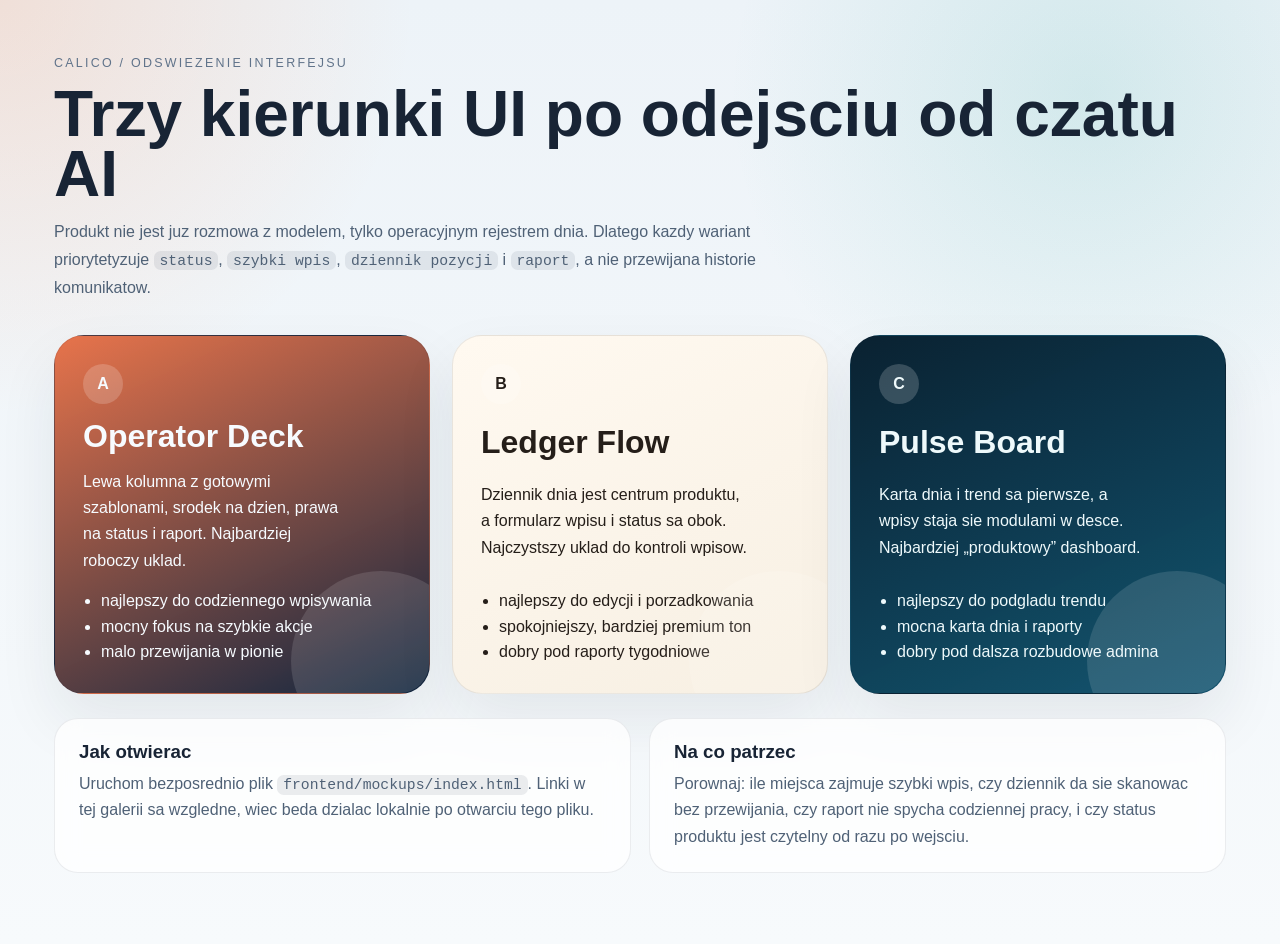
<file: frontend/mockups/index.html>
<!doctype html>
<html lang="pl">
  <head>
    <meta charset="UTF-8" />
    <meta name="viewport" content="width=device-width, initial-scale=1.0" />
    <title>CALICO Mockupy UI</title>
    <link rel="stylesheet" href="./mockups.css" />
  </head>
  <body class="mockups-index">
    <main class="gallery-shell">
      <header class="gallery-hero">
        <p class="eyebrow">CALICO / odswiezenie interfejsu</p>
        <h1>Trzy kierunki UI po odejsciu od czatu AI</h1>
        <p class="hero-copy">
          Produkt nie jest juz rozmowa z modelem, tylko operacyjnym rejestrem dnia. Dlatego kazdy wariant
          priorytetyzuje <code>status</code>, <code>szybki wpis</code>, <code>dziennik pozycji</code> i <code>raport</code>, a nie przewijana historie
          komunikatow.
        </p>
      </header>

      <section class="variant-grid">
        <a class="variant-card variant-a" href="./variant-a-operator.html">
          <span class="variant-tag">A</span>
          <h2>Operator Deck</h2>
          <p>Lewa kolumna z gotowymi szablonami, srodek na dzien, prawa na status i raport. Najbardziej roboczy uklad.</p>
          <ul>
            <li>najlepszy do codziennego wpisywania</li>
            <li>mocny fokus na szybkie akcje</li>
            <li>malo przewijania w pionie</li>
          </ul>
        </a>

        <a class="variant-card variant-b" href="./variant-b-editorial.html">
          <span class="variant-tag">B</span>
          <h2>Ledger Flow</h2>
          <p>Dziennik dnia jest centrum produktu, a formularz wpisu i status sa obok. Najczystszy uklad do kontroli wpisow.</p>
          <ul>
            <li>najlepszy do edycji i porzadkowania</li>
            <li>spokojniejszy, bardziej premium ton</li>
            <li>dobry pod raporty tygodniowe</li>
          </ul>
        </a>

        <a class="variant-card variant-c" href="./variant-c-pulse.html">
          <span class="variant-tag">C</span>
          <h2>Pulse Board</h2>
          <p>Karta dnia i trend sa pierwsze, a wpisy staja sie modulami w desce. Najbardziej „produktowy” dashboard.</p>
          <ul>
            <li>najlepszy do podgladu trendu</li>
            <li>mocna karta dnia i raporty</li>
            <li>dobry pod dalsza rozbudowe admina</li>
          </ul>
        </a>
      </section>

      <section class="gallery-notes">
        <div class="note">
          <h3>Jak otwierac</h3>
          <p>Uruchom bezposrednio plik <code>frontend/mockups/index.html</code>. Linki w tej galerii sa wzgledne, wiec beda dzialac lokalnie po otwarciu tego pliku.</p>
        </div>
        <div class="note">
          <h3>Na co patrzec</h3>
          <p>Porownaj: ile miejsca zajmuje szybki wpis, czy dziennik da sie skanowac bez przewijania, czy raport nie spycha codziennej pracy, i czy status produktu jest czytelny od razu po wejsciu.</p>
        </div>
      </section>
    </main>
  </body>
</html>
</file>
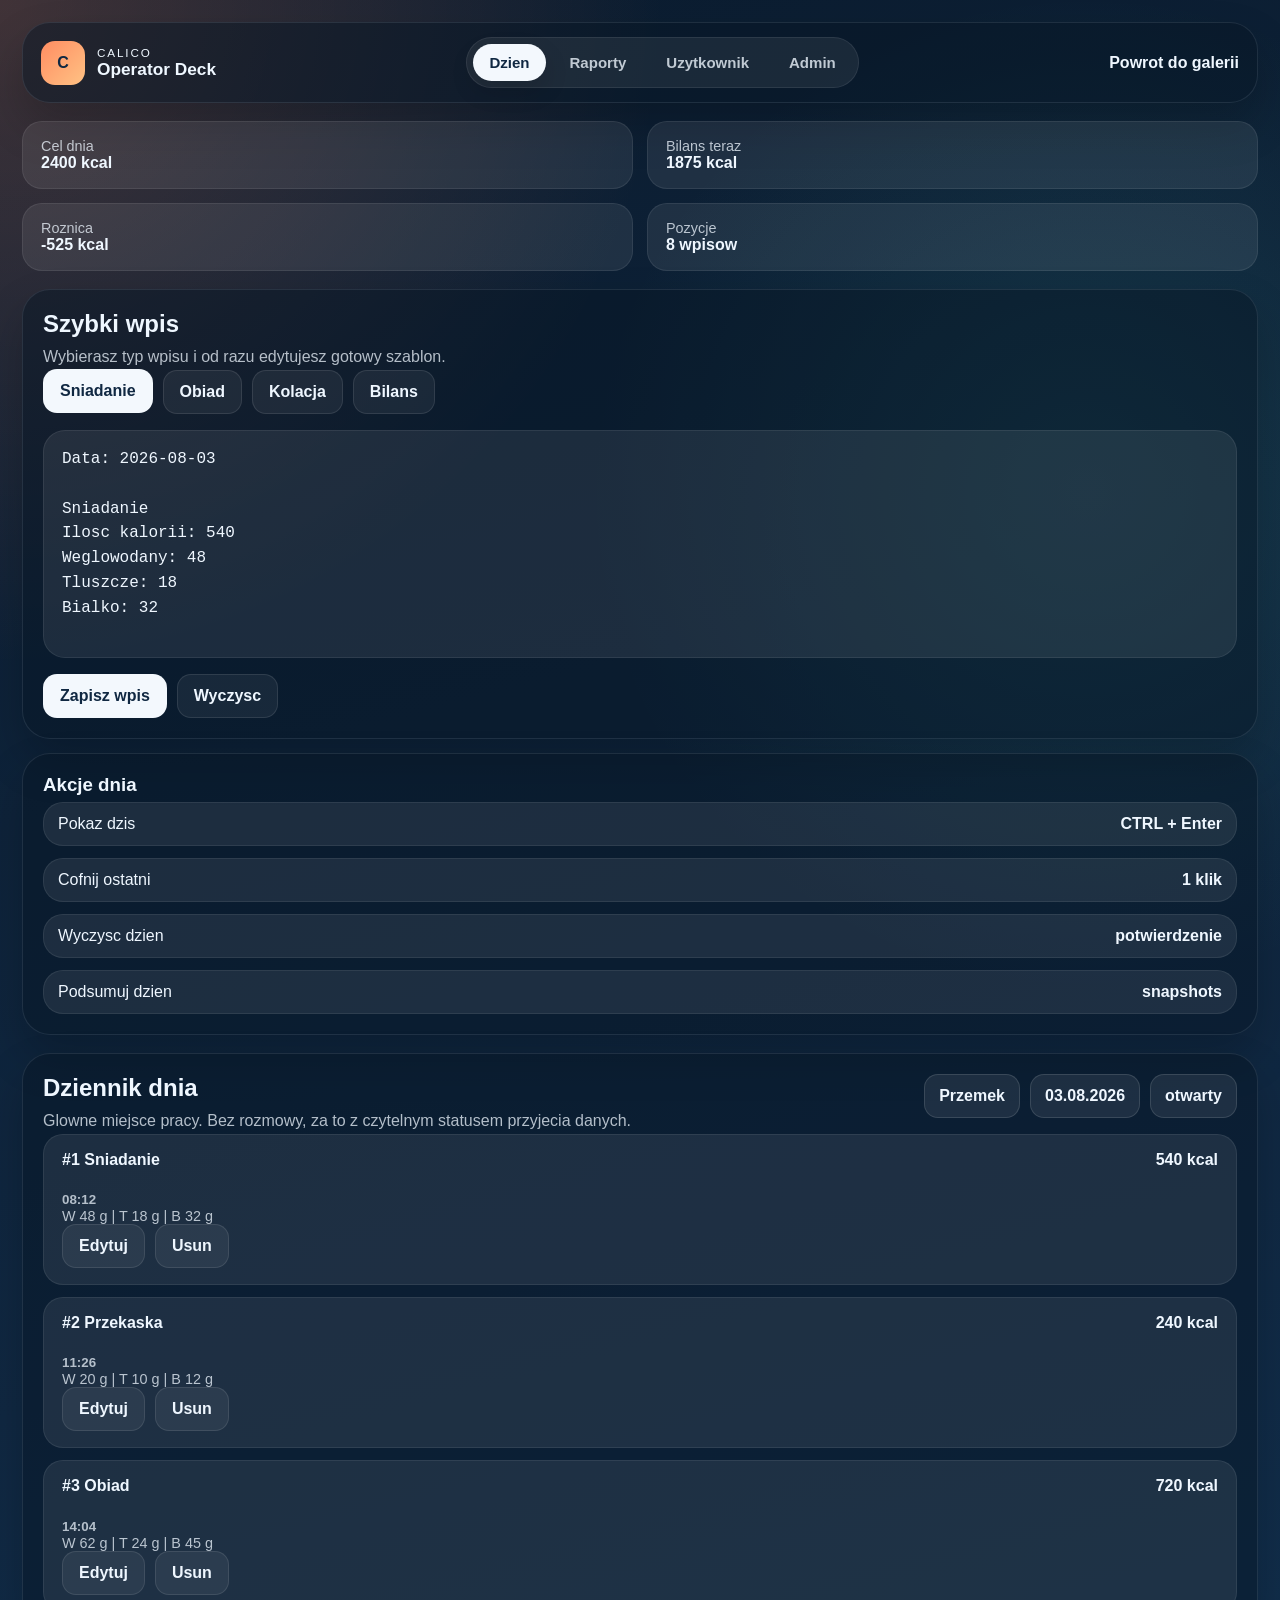
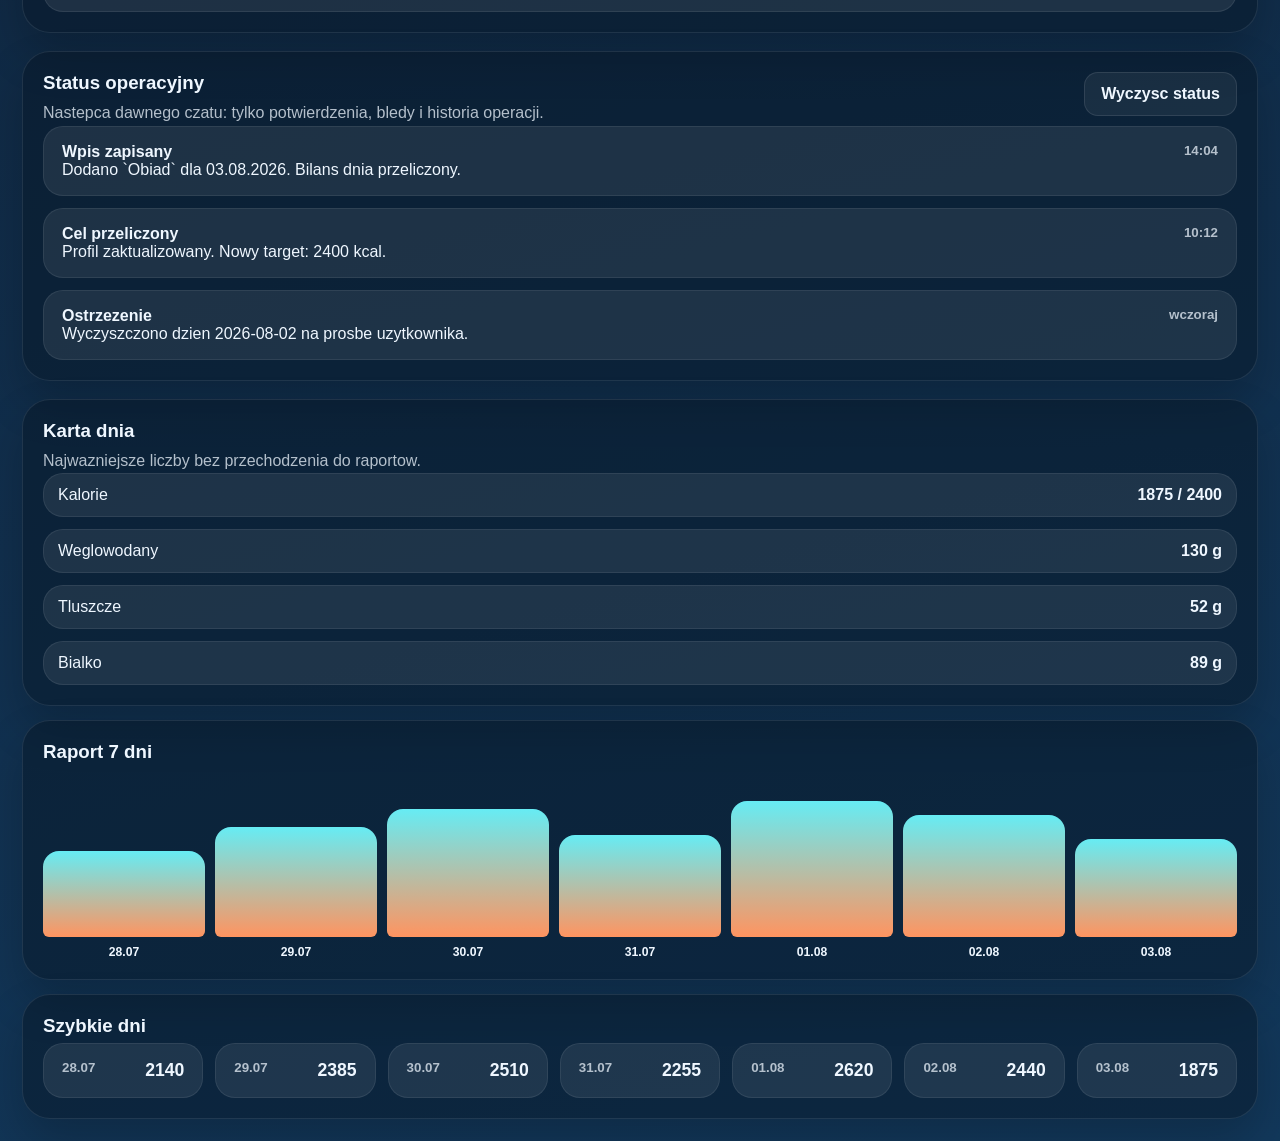
<file: frontend/mockups/variant-a-operator.html>
<!doctype html>
<html lang="pl">
  <head>
    <meta charset="UTF-8" />
    <meta name="viewport" content="width=device-width, initial-scale=1.0" />
    <title>CALICO / Operator Deck</title>
    <link rel="stylesheet" href="./mockups.css" />
    <style>
      .mockup-a {
        color: #eff7ff;
        background:
          radial-gradient(circle at top left, rgba(255, 132, 86, 0.22), transparent 22%),
          radial-gradient(circle at 85% 18%, rgba(77, 201, 188, 0.14), transparent 20%),
          linear-gradient(165deg, #0b1c2f 0%, #102842 46%, #12385b 100%);
      }

      .mockup-a .topbar,
      .mockup-a .panel {
        background: rgba(8, 21, 36, 0.48);
        border: 1px solid rgba(215, 233, 248, 0.1);
        box-shadow: 0 22px 46px rgba(0, 0, 0, 0.2);
      }

      .mockup-a .brand-mark {
        background: linear-gradient(135deg, #ff8d62, #ffc284);
        color: #102842;
      }

      .mockup-a .nav-tabs {
        background: rgba(255, 255, 255, 0.07);
        border: 1px solid rgba(255, 255, 255, 0.08);
      }

      .mockup-a .nav-tabs a {
        color: rgba(239, 247, 255, 0.78);
      }

      .mockup-a .nav-tabs a.active,
      .mockup-a .solid-btn,
      .mockup-a .template-tab.active {
        background: #f3f8fd;
        color: #102842;
      }

      .mockup-a .status-card,
      .mockup-a .template-card,
      .mockup-a .feed-card,
      .mockup-a .entry-card,
      .mockup-a .mini-card,
      .mockup-a .metric-card,
      .mockup-a .report-card,
      .mockup-a .action-card,
      .mockup-a .day-list-item,
      .mockup-a .table-row,
      .mockup-a .status-line,
      .mockup-a .template-preview {
        background: rgba(244, 248, 252, 0.08);
        border: 1px solid rgba(255, 255, 255, 0.08);
      }

      .mockup-a .ghost-btn,
      .mockup-a .soft-btn,
      .mockup-a .template-tab {
        background: rgba(255, 255, 255, 0.06);
        border-color: rgba(255, 255, 255, 0.1);
      }

      .mockup-a .report-chart .bar span {
        background: linear-gradient(180deg, #66ecf4, #ff9460);
      }
    </style>
  </head>
  <body class="mockup-page mockup-a">
    <div class="mockup-frame">
      <header class="topbar">
        <div class="brand">
          <div class="brand-mark">C</div>
          <div class="brand-copy">
            <p>CALICO</p>
            <h1>Operator Deck</h1>
          </div>
        </div>
        <nav class="nav-tabs">
          <a class="active" href="#">Dzien</a>
          <a href="#">Raporty</a>
          <a href="#">Uzytkownik</a>
          <a href="#">Admin</a>
        </nav>
        <a class="back-link" href="./index.html">Powrot do galerii</a>
      </header>

      <main class="mockup-shell">
        <section class="strip-grid">
          <article class="mini-card">
            <div class="meta-kicker">Cel dnia</div>
            <strong>2400 kcal</strong>
          </article>
          <article class="mini-card">
            <div class="meta-kicker">Bilans teraz</div>
            <strong>1875 kcal</strong>
          </article>
          <article class="mini-card">
            <div class="meta-kicker">Roznica</div>
            <strong>-525 kcal</strong>
          </article>
          <article class="mini-card">
            <div class="meta-kicker">Pozycje</div>
            <strong>8 wpisow</strong>
          </article>
        </section>

        <section class="variant-layout layout-operator">
          <div class="stack tight">
            <section class="panel">
              <div class="panel-title">
                <h2>Szybki wpis</h2>
                <p class="muted-copy">Wybierasz typ wpisu i od razu edytujesz gotowy szablon.</p>
              </div>
              <div class="template-tabs">
                <div class="template-tab active">Sniadanie</div>
                <div class="template-tab">Obiad</div>
                <div class="template-tab">Kolacja</div>
                <div class="template-tab">Bilans</div>
              </div>
              <pre class="template-preview">Data: 2026-08-03

Sniadanie
Ilosc kalorii: 540
Weglowodany: 48
Tluszcze: 18
Bialko: 32</pre>
              <div class="toolbar-row">
                <div class="solid-btn">Zapisz wpis</div>
                <div class="ghost-btn">Wyczysc</div>
              </div>
            </section>

            <section class="panel">
              <div class="panel-title">
                <h3>Akcje dnia</h3>
              </div>
              <div class="status-list">
                <div class="status-line"><span>Pokaz dzis</span><span>CTRL + Enter</span></div>
                <div class="status-line"><span>Cofnij ostatni</span><span>1 klik</span></div>
                <div class="status-line"><span>Wyczysc dzien</span><span>potwierdzenie</span></div>
                <div class="status-line"><span>Podsumuj dzien</span><span>snapshots</span></div>
              </div>
            </section>
          </div>

          <div class="stack">
            <section class="panel">
              <div class="panel-head">
                <div class="panel-title">
                  <h2>Dziennik dnia</h2>
                  <p class="muted-copy">Glowne miejsce pracy. Bez rozmowy, za to z czytelnym statusem przyjecia danych.</p>
                </div>
                <div class="chip-row">
                  <div class="chip">Przemek</div>
                  <div class="chip">03.08.2026</div>
                  <div class="chip">otwarty</div>
                </div>
              </div>
              <div class="entry-list">
                <article class="entry-card">
                  <div class="entry-top">
                    <div>
                      <h4>#1 Sniadanie</h4>
                      <small>08:12</small>
                    </div>
                    <strong>540 kcal</strong>
                  </div>
                  <p class="entry-meta">W 48 g | T 18 g | B 32 g</p>
                  <div class="entry-actions">
                    <div class="ghost-btn">Edytuj</div>
                    <div class="ghost-btn">Usun</div>
                  </div>
                </article>
                <article class="entry-card">
                  <div class="entry-top">
                    <div>
                      <h4>#2 Przekaska</h4>
                      <small>11:26</small>
                    </div>
                    <strong>240 kcal</strong>
                  </div>
                  <p class="entry-meta">W 20 g | T 10 g | B 12 g</p>
                  <div class="entry-actions">
                    <div class="ghost-btn">Edytuj</div>
                    <div class="ghost-btn">Usun</div>
                  </div>
                </article>
                <article class="entry-card">
                  <div class="entry-top">
                    <div>
                      <h4>#3 Obiad</h4>
                      <small>14:04</small>
                    </div>
                    <strong>720 kcal</strong>
                  </div>
                  <p class="entry-meta">W 62 g | T 24 g | B 45 g</p>
                  <div class="entry-actions">
                    <div class="ghost-btn">Edytuj</div>
                    <div class="ghost-btn">Usun</div>
                  </div>
                </article>
              </div>
            </section>

            <section class="panel">
              <div class="panel-head">
                <div class="panel-title">
                  <h3>Status operacyjny</h3>
                  <p class="muted-copy">Nastepca dawnego czatu: tylko potwierdzenia, bledy i historia operacji.</p>
                </div>
                <div class="soft-btn">Wyczysc status</div>
              </div>
              <div class="feed-list">
                <article class="feed-card">
                  <div class="feed-top">
                    <strong>Wpis zapisany</strong>
                    <small>14:04</small>
                  </div>
                  <p>Dodano `Obiad` dla 03.08.2026. Bilans dnia przeliczony.</p>
                </article>
                <article class="feed-card">
                  <div class="feed-top">
                    <strong>Cel przeliczony</strong>
                    <small>10:12</small>
                  </div>
                  <p>Profil zaktualizowany. Nowy target: 2400 kcal.</p>
                </article>
                <article class="feed-card">
                  <div class="feed-top">
                    <strong>Ostrzezenie</strong>
                    <small>wczoraj</small>
                  </div>
                  <p>Wyczyszczono dzien 2026-08-02 na prosbe uzytkownika.</p>
                </article>
              </div>
            </section>
          </div>

          <div class="stack tight">
            <section class="panel">
              <div class="panel-title">
                <h3>Karta dnia</h3>
                <p class="muted-copy">Najwazniejsze liczby bez przechodzenia do raportow.</p>
              </div>
              <div class="status-list">
                <div class="status-line"><span>Kalorie</span><span>1875 / 2400</span></div>
                <div class="status-line"><span>Weglowodany</span><span>130 g</span></div>
                <div class="status-line"><span>Tluszcze</span><span>52 g</span></div>
                <div class="status-line"><span>Bialko</span><span>89 g</span></div>
              </div>
            </section>

            <section class="panel">
              <div class="panel-title">
                <h3>Raport 7 dni</h3>
              </div>
              <div class="report-chart">
                <div class="bar"><span style="height: 86px"></span><small>28.07</small></div>
                <div class="bar"><span style="height: 110px"></span><small>29.07</small></div>
                <div class="bar"><span style="height: 128px"></span><small>30.07</small></div>
                <div class="bar"><span style="height: 102px"></span><small>31.07</small></div>
                <div class="bar"><span style="height: 136px"></span><small>01.08</small></div>
                <div class="bar"><span style="height: 122px"></span><small>02.08</small></div>
                <div class="bar"><span style="height: 98px"></span><small>03.08</small></div>
              </div>
            </section>

            <section class="panel">
              <div class="panel-title">
                <h3>Szybkie dni</h3>
              </div>
              <div class="day-list">
                <div class="day-list-item"><small>28.07</small><strong>2140</strong></div>
                <div class="day-list-item"><small>29.07</small><strong>2385</strong></div>
                <div class="day-list-item"><small>30.07</small><strong>2510</strong></div>
                <div class="day-list-item"><small>31.07</small><strong>2255</strong></div>
                <div class="day-list-item"><small>01.08</small><strong>2620</strong></div>
                <div class="day-list-item"><small>02.08</small><strong>2440</strong></div>
                <div class="day-list-item"><small>03.08</small><strong>1875</strong></div>
              </div>
            </section>
          </div>
        </section>
      </main>
    </div>
  </body>
</html>
</file>
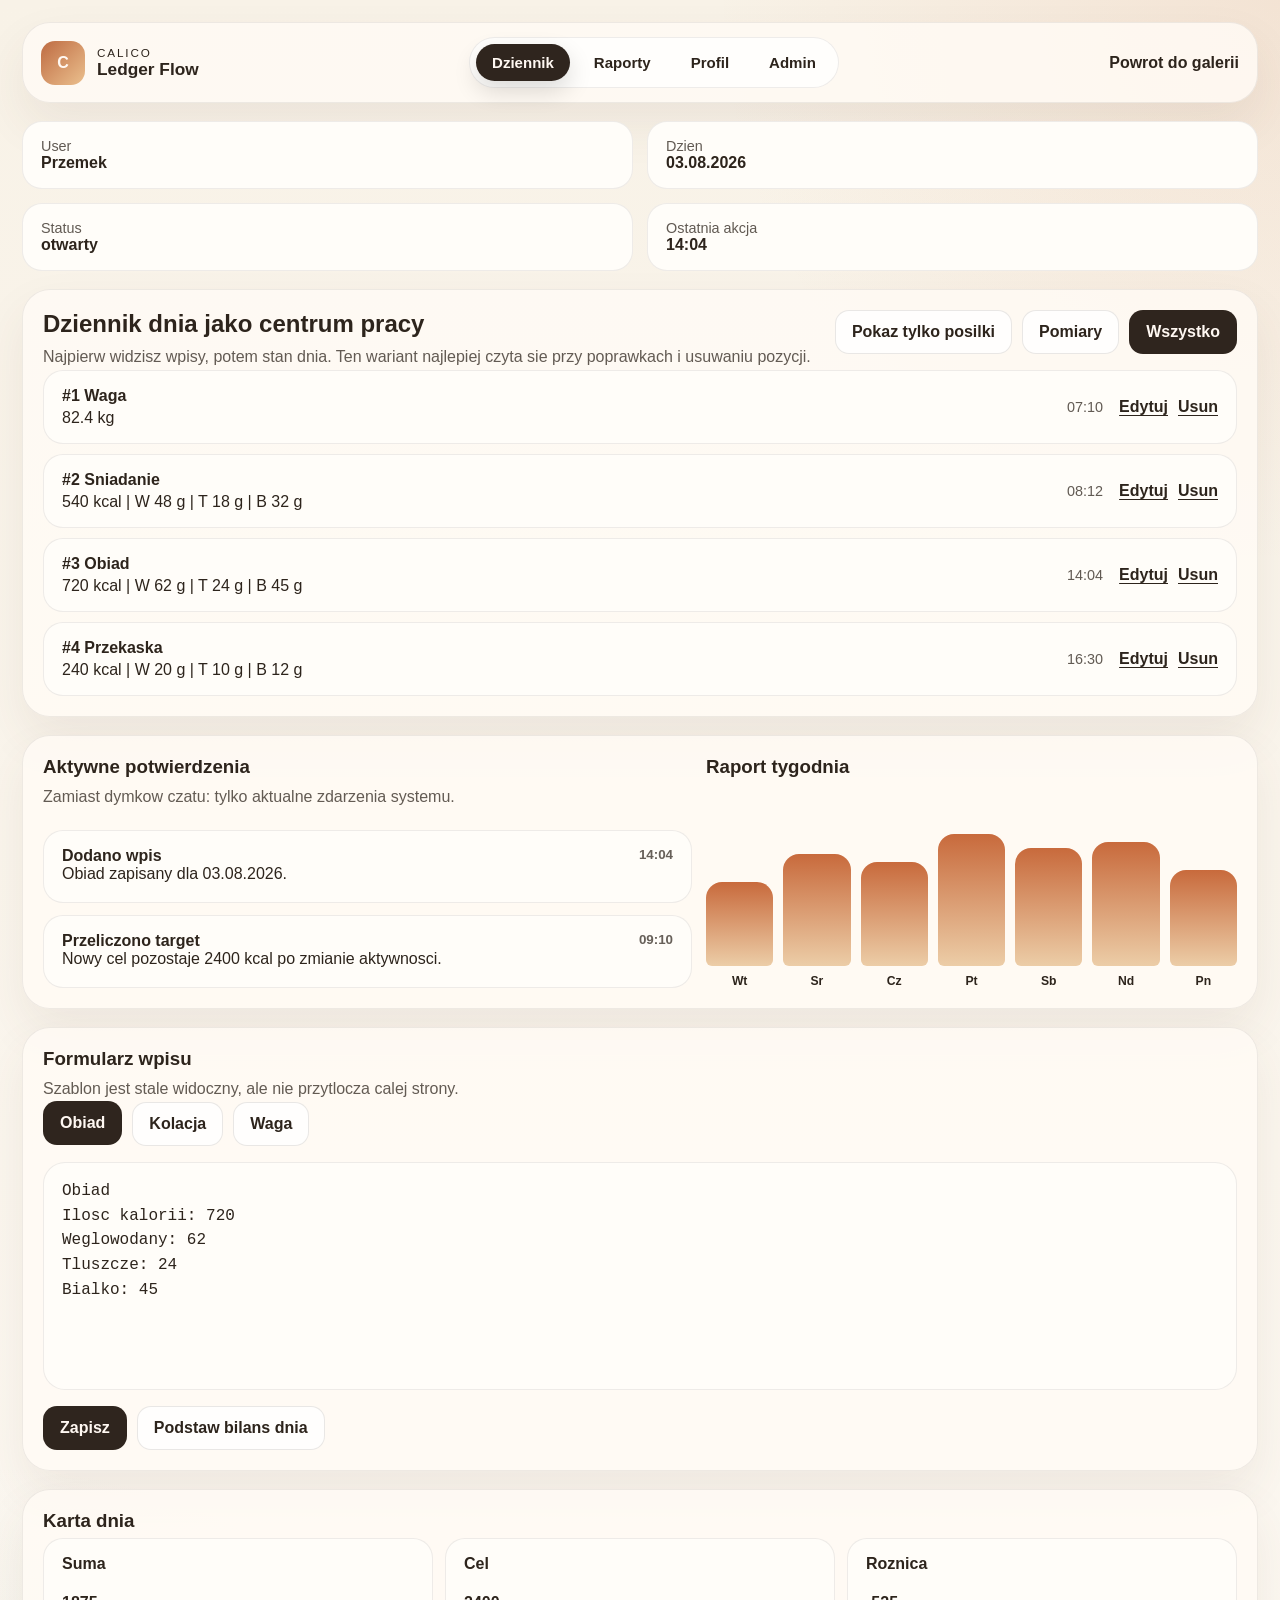
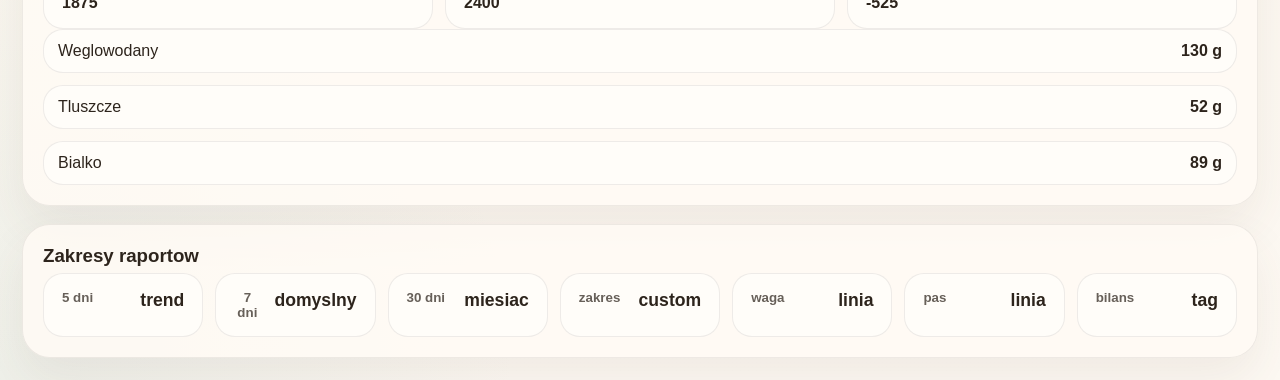
<file: frontend/mockups/variant-b-editorial.html>
<!doctype html>
<html lang="pl">
  <head>
    <meta charset="UTF-8" />
    <meta name="viewport" content="width=device-width, initial-scale=1.0" />
    <title>CALICO / Ledger Flow</title>
    <link rel="stylesheet" href="./mockups.css" />
    <style>
      .mockup-b {
        color: #2d241c;
        background:
          radial-gradient(circle at top right, rgba(208, 120, 72, 0.12), transparent 24%),
          radial-gradient(circle at bottom left, rgba(133, 174, 160, 0.12), transparent 22%),
          linear-gradient(180deg, #f8f2e7 0%, #fdf9f3 100%);
      }

      .mockup-b .topbar,
      .mockup-b .panel {
        background: rgba(255, 251, 245, 0.84);
        border: 1px solid rgba(45, 36, 28, 0.08);
        box-shadow: 0 22px 48px rgba(89, 66, 45, 0.08);
      }

      .mockup-b .brand-mark {
        background: linear-gradient(135deg, #be6b42, #ebc08e);
        color: #fff8f2;
      }

      .mockup-b .nav-tabs {
        background: rgba(255, 255, 255, 0.74);
        border: 1px solid rgba(45, 36, 28, 0.08);
      }

      .mockup-b .nav-tabs a.active,
      .mockup-b .solid-btn,
      .mockup-b .template-tab.active {
        background: #2f251e;
        color: #fff8f2;
      }

      .mockup-b .status-card,
      .mockup-b .template-card,
      .mockup-b .feed-card,
      .mockup-b .entry-card,
      .mockup-b .mini-card,
      .mockup-b .metric-card,
      .mockup-b .report-card,
      .mockup-b .action-card,
      .mockup-b .day-list-item,
      .mockup-b .table-row,
      .mockup-b .status-line,
      .mockup-b .template-preview {
        background: #fffdf9;
        border: 1px solid rgba(45, 36, 28, 0.08);
      }

      .mockup-b .ghost-btn,
      .mockup-b .soft-btn,
      .mockup-b .template-tab {
        background: rgba(255, 255, 255, 0.8);
        border-color: rgba(45, 36, 28, 0.1);
      }

      .mockup-b .report-chart .bar span {
        background: linear-gradient(180deg, #c86a3c, #eccda7);
      }
    </style>
  </head>
  <body class="mockup-page mockup-b">
    <div class="mockup-frame">
      <header class="topbar">
        <div class="brand">
          <div class="brand-mark">C</div>
          <div class="brand-copy">
            <p>CALICO</p>
            <h1>Ledger Flow</h1>
          </div>
        </div>
        <nav class="nav-tabs">
          <a class="active" href="#">Dziennik</a>
          <a href="#">Raporty</a>
          <a href="#">Profil</a>
          <a href="#">Admin</a>
        </nav>
        <a class="back-link" href="./index.html">Powrot do galerii</a>
      </header>

      <main class="mockup-shell">
        <section class="strip-grid">
          <article class="mini-card">
            <div class="meta-kicker">User</div>
            <strong>Przemek</strong>
          </article>
          <article class="mini-card">
            <div class="meta-kicker">Dzien</div>
            <strong>03.08.2026</strong>
          </article>
          <article class="mini-card">
            <div class="meta-kicker">Status</div>
            <strong>otwarty</strong>
          </article>
          <article class="mini-card">
            <div class="meta-kicker">Ostatnia akcja</div>
            <strong>14:04</strong>
          </article>
        </section>

        <section class="variant-layout layout-ledger">
          <div class="stack">
            <section class="panel">
              <div class="panel-head">
                <div class="panel-title">
                  <h2>Dziennik dnia jako centrum pracy</h2>
                  <p class="muted-copy">Najpierw widzisz wpisy, potem stan dnia. Ten wariant najlepiej czyta sie przy poprawkach i usuwaniu pozycji.</p>
                </div>
                <div class="toolbar-row">
                  <div class="ghost-btn">Pokaz tylko posilki</div>
                  <div class="ghost-btn">Pomiary</div>
                  <div class="solid-btn">Wszystko</div>
                </div>
              </div>

              <div class="table-list">
                <article class="table-row">
                  <div>
                    <strong>#1 Waga</strong>
                    <p>82.4 kg</p>
                  </div>
                  <span class="meta-kicker">07:10</span>
                  <div class="inline-actions">
                    <a class="ghost-link" href="#">Edytuj</a>
                    <a class="ghost-link" href="#">Usun</a>
                  </div>
                </article>
                <article class="table-row">
                  <div>
                    <strong>#2 Sniadanie</strong>
                    <p>540 kcal | W 48 g | T 18 g | B 32 g</p>
                  </div>
                  <span class="meta-kicker">08:12</span>
                  <div class="inline-actions">
                    <a class="ghost-link" href="#">Edytuj</a>
                    <a class="ghost-link" href="#">Usun</a>
                  </div>
                </article>
                <article class="table-row">
                  <div>
                    <strong>#3 Obiad</strong>
                    <p>720 kcal | W 62 g | T 24 g | B 45 g</p>
                  </div>
                  <span class="meta-kicker">14:04</span>
                  <div class="inline-actions">
                    <a class="ghost-link" href="#">Edytuj</a>
                    <a class="ghost-link" href="#">Usun</a>
                  </div>
                </article>
                <article class="table-row">
                  <div>
                    <strong>#4 Przekaska</strong>
                    <p>240 kcal | W 20 g | T 10 g | B 12 g</p>
                  </div>
                  <span class="meta-kicker">16:30</span>
                  <div class="inline-actions">
                    <a class="ghost-link" href="#">Edytuj</a>
                    <a class="ghost-link" href="#">Usun</a>
                  </div>
                </article>
              </div>
            </section>

            <section class="panel">
              <div class="split-card">
                <div class="stack tight">
                  <div class="panel-title">
                    <h3>Aktywne potwierdzenia</h3>
                    <p class="muted-copy">Zamiast dymkow czatu: tylko aktualne zdarzenia systemu.</p>
                  </div>
                  <div class="feed-list">
                    <article class="feed-card">
                      <div class="feed-top">
                        <strong>Dodano wpis</strong>
                        <small>14:04</small>
                      </div>
                      <p>Obiad zapisany dla 03.08.2026.</p>
                    </article>
                    <article class="feed-card">
                      <div class="feed-top">
                        <strong>Przeliczono target</strong>
                        <small>09:10</small>
                      </div>
                      <p>Nowy cel pozostaje 2400 kcal po zmianie aktywnosci.</p>
                    </article>
                  </div>
                </div>

                <div class="stack tight">
                  <div class="panel-title">
                    <h3>Raport tygodnia</h3>
                  </div>
                  <div class="report-chart">
                    <div class="bar"><span style="height: 84px"></span><small>Wt</small></div>
                    <div class="bar"><span style="height: 112px"></span><small>Sr</small></div>
                    <div class="bar"><span style="height: 104px"></span><small>Cz</small></div>
                    <div class="bar"><span style="height: 132px"></span><small>Pt</small></div>
                    <div class="bar"><span style="height: 118px"></span><small>Sb</small></div>
                    <div class="bar"><span style="height: 124px"></span><small>Nd</small></div>
                    <div class="bar"><span style="height: 96px"></span><small>Pn</small></div>
                  </div>
                </div>
              </div>
            </section>
          </div>

          <div class="stack">
            <section class="panel">
              <div class="panel-title">
                <h3>Formularz wpisu</h3>
                <p class="muted-copy">Szablon jest stale widoczny, ale nie przytlocza calej strony.</p>
              </div>
              <div class="template-tabs">
                <div class="template-tab active">Obiad</div>
                <div class="template-tab">Kolacja</div>
                <div class="template-tab">Waga</div>
              </div>
              <pre class="template-preview">Obiad
Ilosc kalorii: 720
Weglowodany: 62
Tluszcze: 24
Bialko: 45</pre>
              <div class="toolbar-row">
                <div class="solid-btn">Zapisz</div>
                <div class="ghost-btn">Podstaw bilans dnia</div>
              </div>
            </section>

            <section class="panel">
              <div class="panel-title">
                <h3>Karta dnia</h3>
              </div>
              <div class="metric-grid three">
                <article class="metric-card">
                  <h4>Suma</h4>
                  <strong>1875</strong>
                </article>
                <article class="metric-card">
                  <h4>Cel</h4>
                  <strong>2400</strong>
                </article>
                <article class="metric-card">
                  <h4>Roznica</h4>
                  <strong>-525</strong>
                </article>
              </div>
              <div class="status-list">
                <div class="status-line"><span>Weglowodany</span><span>130 g</span></div>
                <div class="status-line"><span>Tluszcze</span><span>52 g</span></div>
                <div class="status-line"><span>Bialko</span><span>89 g</span></div>
              </div>
            </section>

            <section class="panel">
              <div class="panel-title">
                <h3>Zakresy raportow</h3>
              </div>
              <div class="day-list">
                <div class="day-list-item"><small>5 dni</small><strong>trend</strong></div>
                <div class="day-list-item"><small>7 dni</small><strong>domyslny</strong></div>
                <div class="day-list-item"><small>30 dni</small><strong>miesiac</strong></div>
                <div class="day-list-item"><small>zakres</small><strong>custom</strong></div>
                <div class="day-list-item"><small>waga</small><strong>linia</strong></div>
                <div class="day-list-item"><small>pas</small><strong>linia</strong></div>
                <div class="day-list-item"><small>bilans</small><strong>tag</strong></div>
              </div>
            </section>
          </div>
        </section>
      </main>
    </div>
  </body>
</html>
</file>
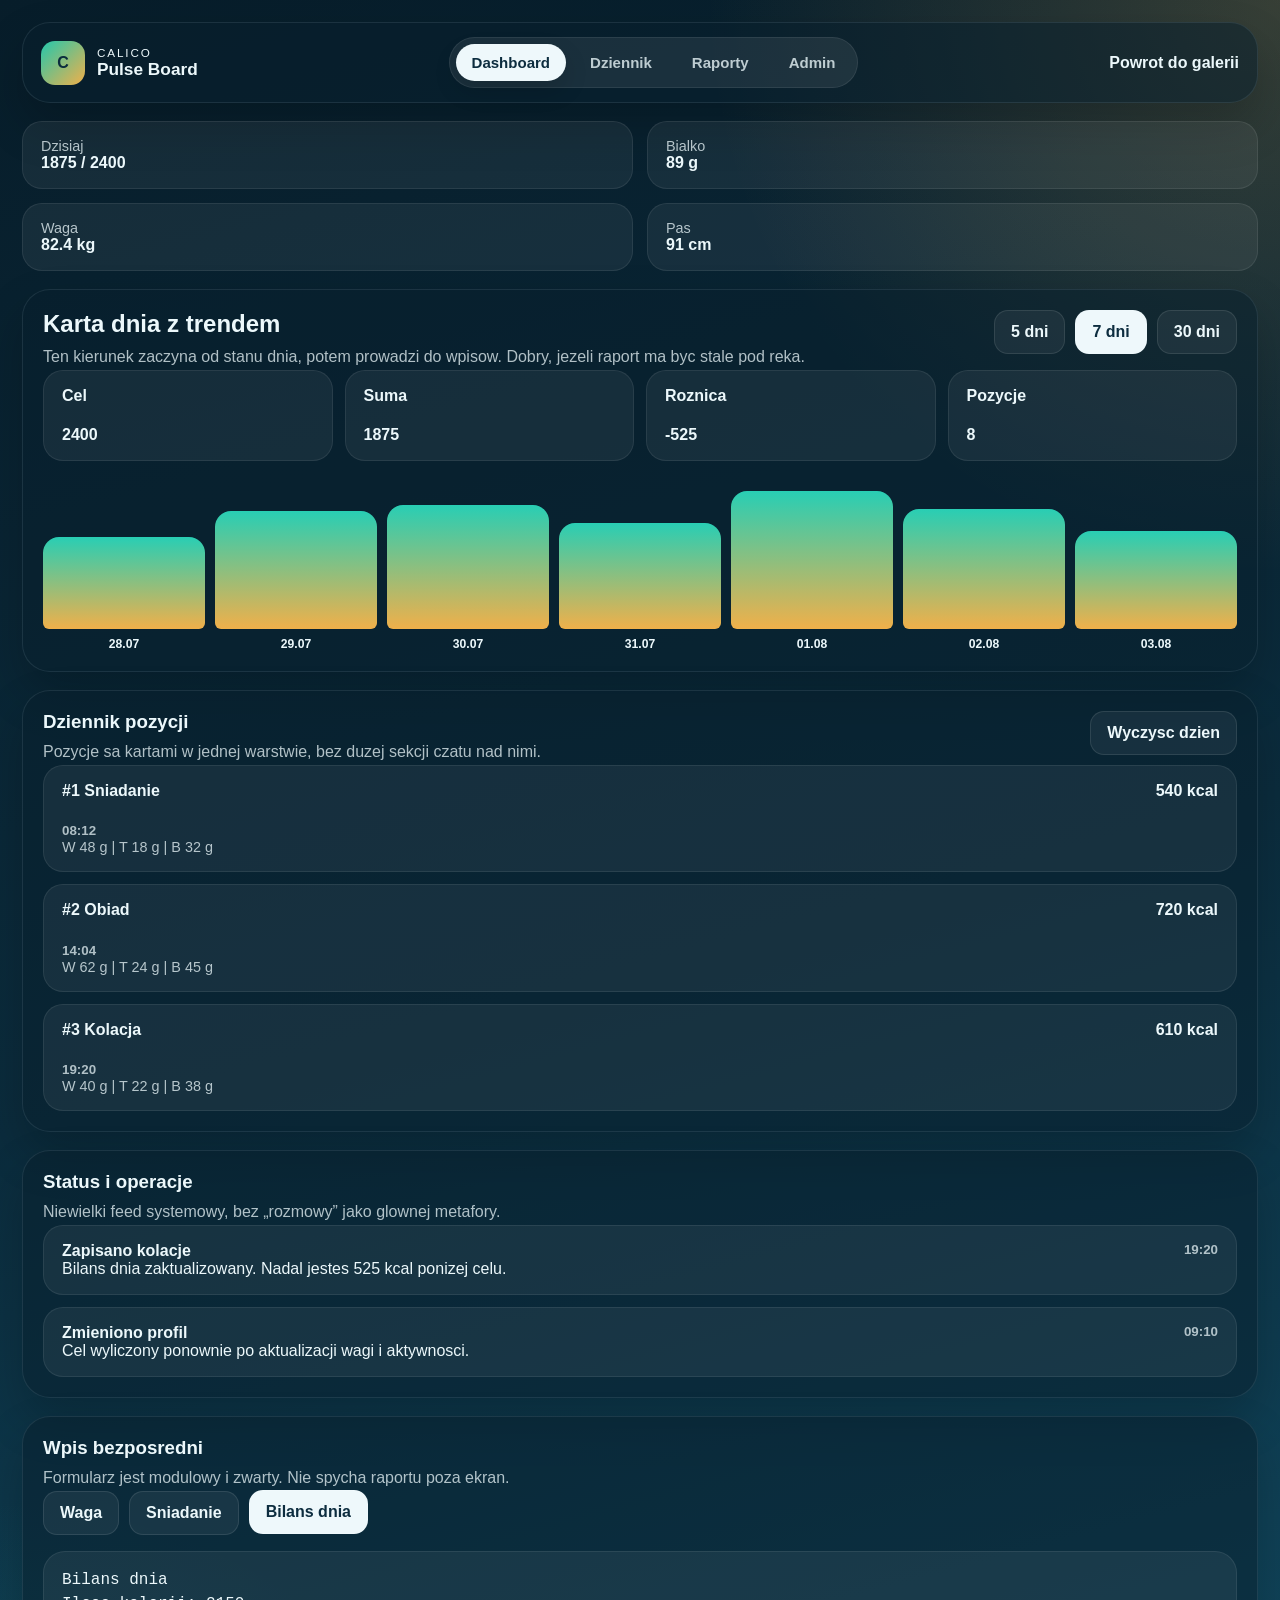
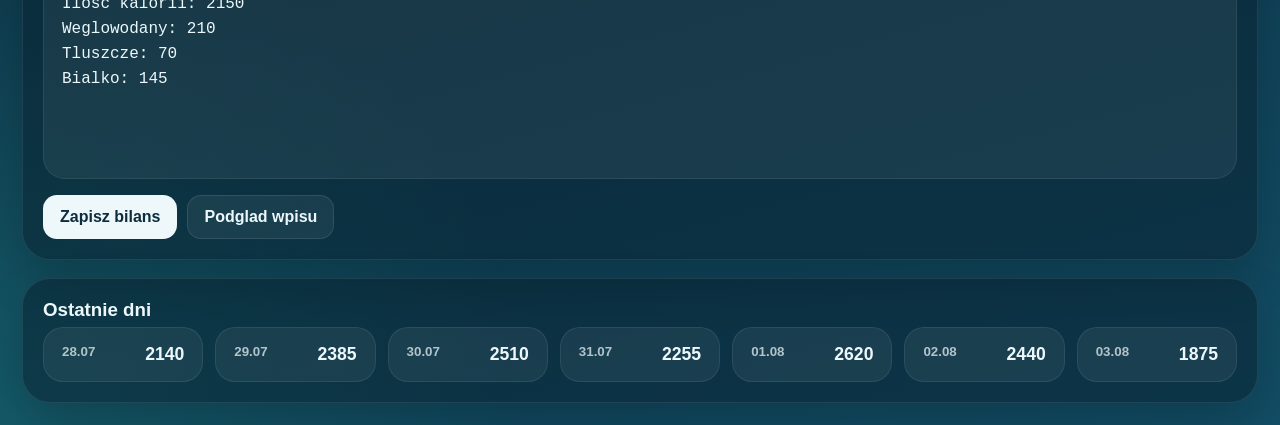
<file: frontend/mockups/variant-c-pulse.html>
<!doctype html>
<html lang="pl">
  <head>
    <meta charset="UTF-8" />
    <meta name="viewport" content="width=device-width, initial-scale=1.0" />
    <title>CALICO / Pulse Board</title>
    <link rel="stylesheet" href="./mockups.css" />
    <style>
      .mockup-c {
        color: #ecf8fb;
        background:
          radial-gradient(circle at top right, rgba(242, 181, 79, 0.2), transparent 24%),
          radial-gradient(circle at bottom left, rgba(42, 201, 177, 0.16), transparent 22%),
          linear-gradient(165deg, #071d2a 0%, #0b2c3d 48%, #124e66 100%);
      }

      .mockup-c .topbar,
      .mockup-c .panel {
        background: rgba(8, 31, 45, 0.52);
        border: 1px solid rgba(191, 227, 236, 0.1);
        box-shadow: 0 22px 48px rgba(0, 0, 0, 0.2);
      }

      .mockup-c .brand-mark {
        background: linear-gradient(135deg, #24c7ac, #f0b04a);
        color: #0b2c3d;
      }

      .mockup-c .nav-tabs {
        background: rgba(255, 255, 255, 0.08);
        border: 1px solid rgba(255, 255, 255, 0.08);
      }

      .mockup-c .nav-tabs a {
        color: rgba(236, 248, 251, 0.78);
      }

      .mockup-c .nav-tabs a.active,
      .mockup-c .solid-btn,
      .mockup-c .template-tab.active {
        background: #eef8fb;
        color: #0d2d3f;
      }

      .mockup-c .status-card,
      .mockup-c .template-card,
      .mockup-c .feed-card,
      .mockup-c .entry-card,
      .mockup-c .mini-card,
      .mockup-c .metric-card,
      .mockup-c .report-card,
      .mockup-c .action-card,
      .mockup-c .day-list-item,
      .mockup-c .table-row,
      .mockup-c .status-line,
      .mockup-c .template-preview {
        background: rgba(255, 255, 255, 0.06);
        border: 1px solid rgba(255, 255, 255, 0.08);
      }

      .mockup-c .ghost-btn,
      .mockup-c .soft-btn,
      .mockup-c .template-tab {
        background: rgba(255, 255, 255, 0.06);
        border-color: rgba(255, 255, 255, 0.1);
      }

      .mockup-c .report-chart .bar span {
        background: linear-gradient(180deg, #28ceb4, #f0b04a);
      }
    </style>
  </head>
  <body class="mockup-page mockup-c">
    <div class="mockup-frame">
      <header class="topbar">
        <div class="brand">
          <div class="brand-mark">C</div>
          <div class="brand-copy">
            <p>CALICO</p>
            <h1>Pulse Board</h1>
          </div>
        </div>
        <nav class="nav-tabs">
          <a class="active" href="#">Dashboard</a>
          <a href="#">Dziennik</a>
          <a href="#">Raporty</a>
          <a href="#">Admin</a>
        </nav>
        <a class="back-link" href="./index.html">Powrot do galerii</a>
      </header>

      <main class="mockup-shell">
        <section class="strip-grid">
          <article class="mini-card">
            <div class="meta-kicker">Dzisiaj</div>
            <strong>1875 / 2400</strong>
          </article>
          <article class="mini-card">
            <div class="meta-kicker">Bialko</div>
            <strong>89 g</strong>
          </article>
          <article class="mini-card">
            <div class="meta-kicker">Waga</div>
            <strong>82.4 kg</strong>
          </article>
          <article class="mini-card">
            <div class="meta-kicker">Pas</div>
            <strong>91 cm</strong>
          </article>
        </section>

        <section class="variant-layout layout-pulse">
          <div class="stack">
            <section class="panel">
              <div class="panel-head">
                <div class="panel-title">
                  <h2>Karta dnia z trendem</h2>
                  <p class="muted-copy">Ten kierunek zaczyna od stanu dnia, potem prowadzi do wpisow. Dobry, jezeli raport ma byc stale pod reka.</p>
                </div>
                <div class="toolbar-row">
                  <div class="ghost-btn">5 dni</div>
                  <div class="solid-btn">7 dni</div>
                  <div class="ghost-btn">30 dni</div>
                </div>
              </div>
              <div class="metric-grid four">
                <article class="metric-card">
                  <h4>Cel</h4>
                  <strong>2400</strong>
                </article>
                <article class="metric-card">
                  <h4>Suma</h4>
                  <strong>1875</strong>
                </article>
                <article class="metric-card">
                  <h4>Roznica</h4>
                  <strong>-525</strong>
                </article>
                <article class="metric-card">
                  <h4>Pozycje</h4>
                  <strong>8</strong>
                </article>
              </div>
              <div class="report-chart">
                <div class="bar"><span style="height: 92px"></span><small>28.07</small></div>
                <div class="bar"><span style="height: 118px"></span><small>29.07</small></div>
                <div class="bar"><span style="height: 124px"></span><small>30.07</small></div>
                <div class="bar"><span style="height: 106px"></span><small>31.07</small></div>
                <div class="bar"><span style="height: 138px"></span><small>01.08</small></div>
                <div class="bar"><span style="height: 120px"></span><small>02.08</small></div>
                <div class="bar"><span style="height: 98px"></span><small>03.08</small></div>
              </div>
            </section>

            <section class="panel">
              <div class="panel-head">
                <div class="panel-title">
                  <h3>Dziennik pozycji</h3>
                  <p class="muted-copy">Pozycje sa kartami w jednej warstwie, bez duzej sekcji czatu nad nimi.</p>
                </div>
                <div class="soft-btn">Wyczysc dzien</div>
              </div>
              <div class="entry-list">
                <article class="entry-card">
                  <div class="entry-top">
                    <div>
                      <h4>#1 Sniadanie</h4>
                      <small>08:12</small>
                    </div>
                    <strong>540 kcal</strong>
                  </div>
                  <p class="entry-meta">W 48 g | T 18 g | B 32 g</p>
                </article>
                <article class="entry-card">
                  <div class="entry-top">
                    <div>
                      <h4>#2 Obiad</h4>
                      <small>14:04</small>
                    </div>
                    <strong>720 kcal</strong>
                  </div>
                  <p class="entry-meta">W 62 g | T 24 g | B 45 g</p>
                </article>
                <article class="entry-card">
                  <div class="entry-top">
                    <div>
                      <h4>#3 Kolacja</h4>
                      <small>19:20</small>
                    </div>
                    <strong>610 kcal</strong>
                  </div>
                  <p class="entry-meta">W 40 g | T 22 g | B 38 g</p>
                </article>
              </div>
            </section>
          </div>

          <div class="stack">
            <section class="panel">
              <div class="panel-title">
                <h3>Status i operacje</h3>
                <p class="muted-copy">Niewielki feed systemowy, bez „rozmowy” jako glownej metafory.</p>
              </div>
              <div class="feed-list">
                <article class="feed-card">
                  <div class="feed-top">
                    <strong>Zapisano kolacje</strong>
                    <small>19:20</small>
                  </div>
                  <p>Bilans dnia zaktualizowany. Nadal jestes 525 kcal ponizej celu.</p>
                </article>
                <article class="feed-card">
                  <div class="feed-top">
                    <strong>Zmieniono profil</strong>
                    <small>09:10</small>
                  </div>
                  <p>Cel wyliczony ponownie po aktualizacji wagi i aktywnosci.</p>
                </article>
              </div>
            </section>

            <section class="panel">
              <div class="panel-title">
                <h3>Wpis bezposredni</h3>
                <p class="muted-copy">Formularz jest modulowy i zwarty. Nie spycha raportu poza ekran.</p>
              </div>
              <div class="template-tabs">
                <div class="template-tab">Waga</div>
                <div class="template-tab">Sniadanie</div>
                <div class="template-tab active">Bilans dnia</div>
              </div>
              <pre class="template-preview">Bilans dnia
Ilosc kalorii: 2150
Weglowodany: 210
Tluszcze: 70
Bialko: 145</pre>
              <div class="toolbar-row">
                <div class="solid-btn">Zapisz bilans</div>
                <div class="ghost-btn">Podglad wpisu</div>
              </div>
            </section>

            <section class="panel">
              <div class="panel-title">
                <h3>Ostatnie dni</h3>
              </div>
              <div class="day-list">
                <div class="day-list-item"><small>28.07</small><strong>2140</strong></div>
                <div class="day-list-item"><small>29.07</small><strong>2385</strong></div>
                <div class="day-list-item"><small>30.07</small><strong>2510</strong></div>
                <div class="day-list-item"><small>31.07</small><strong>2255</strong></div>
                <div class="day-list-item"><small>01.08</small><strong>2620</strong></div>
                <div class="day-list-item"><small>02.08</small><strong>2440</strong></div>
                <div class="day-list-item"><small>03.08</small><strong>1875</strong></div>
              </div>
            </section>
          </div>
        </section>
      </main>
    </div>
  </body>
</html>
</file>
<file: frontend/mockups/mockups.css>
:root {
  color-scheme: light;
  --font-ui: "IBM Plex Sans", "Manrope", "Segoe UI", sans-serif;
  --font-display: "Space Grotesk", "IBM Plex Sans", sans-serif;
}

* {
  box-sizing: border-box;
}

html,
body {
  margin: 0;
  min-height: 100%;
}

body {
  font-family: var(--font-ui);
}

a {
  color: inherit;
  text-decoration: none;
}

code {
  padding: 0.12em 0.4em;
  border-radius: 0.45em;
  background: rgba(22, 36, 53, 0.08);
  font-family: "IBM Plex Mono", "SFMono-Regular", monospace;
  font-size: 0.92em;
}

.mockups-index {
  min-height: 100vh;
  color: #182435;
  background:
    radial-gradient(circle at top left, rgba(255, 135, 72, 0.18), transparent 26%),
    radial-gradient(circle at 85% 10%, rgba(41, 166, 158, 0.14), transparent 26%),
    linear-gradient(180deg, #edf3f8 0%, #f7fafc 100%);
}

.gallery-shell {
  max-width: 1220px;
  margin: 0 auto;
  padding: 56px 24px 72px;
}

.gallery-hero {
  display: grid;
  gap: 14px;
}

.eyebrow {
  margin: 0;
  font-size: 0.78rem;
  letter-spacing: 0.18em;
  text-transform: uppercase;
  color: #60738a;
}

.gallery-hero h1 {
  margin: 0;
  font-size: clamp(2.6rem, 5vw, 4.9rem);
  line-height: 0.94;
  font-family: var(--font-display);
}

.hero-copy {
  max-width: 780px;
  margin: 0;
  line-height: 1.7;
  color: #4f6176;
}

.variant-grid {
  display: grid;
  grid-template-columns: repeat(3, minmax(0, 1fr));
  gap: 22px;
  margin-top: 34px;
}

.variant-card {
  position: relative;
  display: grid;
  gap: 14px;
  min-height: 290px;
  padding: 28px;
  border-radius: 30px;
  overflow: hidden;
  border: 1px solid rgba(22, 36, 53, 0.08);
  box-shadow: 0 28px 60px rgba(23, 34, 48, 0.08);
  transition: transform 180ms ease, box-shadow 180ms ease;
}

.variant-card:hover {
  transform: translateY(-4px);
  box-shadow: 0 34px 70px rgba(23, 34, 48, 0.12);
}

.variant-card::before {
  content: "";
  position: absolute;
  inset: auto -42px -58px auto;
  width: 180px;
  height: 180px;
  border-radius: 999px;
  background: rgba(255, 255, 255, 0.12);
}

.variant-card h2 {
  margin: 0;
  font-size: 2rem;
  font-family: var(--font-display);
}

.variant-card p {
  margin: 0;
  max-width: 30ch;
  line-height: 1.65;
}

.variant-tag {
  width: 40px;
  height: 40px;
  display: inline-grid;
  place-items: center;
  border-radius: 999px;
  background: rgba(255, 255, 255, 0.18);
  font-weight: 800;
}

.variant-card ul {
  margin: auto 0 0;
  padding-left: 18px;
  line-height: 1.6;
}

.variant-a {
  color: #f7fbff;
  background:
    linear-gradient(155deg, rgba(250, 122, 76, 0.92), rgba(16, 37, 63, 0.98)),
    #10253f;
}

.variant-b {
  color: #251e19;
  background:
    linear-gradient(155deg, rgba(255, 249, 241, 0.98), rgba(247, 239, 227, 0.98)),
    #f7efe3;
}

.variant-c {
  color: #eef9fb;
  background:
    linear-gradient(155deg, rgba(10, 33, 49, 0.98), rgba(19, 88, 116, 0.94)),
    #0a2131;
}

.gallery-notes {
  display: grid;
  grid-template-columns: repeat(2, minmax(0, 1fr));
  gap: 18px;
  margin-top: 24px;
}

.note {
  padding: 22px 24px;
  border-radius: 24px;
  background: rgba(255, 255, 255, 0.76);
  border: 1px solid rgba(22, 36, 53, 0.08);
  backdrop-filter: blur(12px);
}

.note h3 {
  margin: 0 0 8px;
  font-family: var(--font-display);
}

.note p {
  margin: 0;
  color: #4f6176;
  line-height: 1.65;
}

.mockup-page {
  min-height: 100vh;
}

.mockup-frame {
  max-width: 1540px;
  margin: 0 auto;
  padding: 22px;
}

.topbar {
  display: flex;
  align-items: center;
  justify-content: space-between;
  gap: 18px;
  padding: 14px 18px;
  border-radius: 28px;
}

.brand {
  display: flex;
  align-items: center;
  gap: 12px;
}

.brand-mark {
  width: 44px;
  height: 44px;
  display: grid;
  place-items: center;
  border-radius: 14px;
  font-weight: 800;
}

.brand-copy p,
.brand-copy h1 {
  margin: 0;
}

.brand-copy p {
  font-size: 0.73rem;
  letter-spacing: 0.16em;
  text-transform: uppercase;
}

.brand-copy h1 {
  font-size: 1.08rem;
  font-family: var(--font-display);
}

.nav-tabs {
  display: inline-flex;
  gap: 8px;
  padding: 6px;
  border-radius: 999px;
}

.nav-tabs a {
  padding: 10px 16px;
  border-radius: 999px;
  font-size: 0.94rem;
  font-weight: 700;
}

.nav-tabs a.active {
  box-shadow: 0 10px 24px rgba(0, 0, 0, 0.14);
}

.mockup-shell {
  display: grid;
  gap: 18px;
  margin-top: 18px;
}

.strip-grid {
  display: grid;
  grid-template-columns: repeat(4, minmax(0, 1fr));
  gap: 14px;
}

.variant-layout {
  display: grid;
  gap: 18px;
}

.layout-operator {
  grid-template-columns: 280px minmax(0, 1fr) 340px;
}

.layout-ledger {
  grid-template-columns: minmax(0, 1.45fr) 360px;
}

.layout-pulse {
  grid-template-columns: 1.1fr 0.9fr;
}

.stack {
  display: grid;
  gap: 18px;
}

.stack.tight {
  gap: 14px;
}

.panel {
  padding: 20px;
  border-radius: 28px;
}

.panel h2,
.panel h3,
.panel h4,
.panel p {
  margin-top: 0;
}

.panel h2,
.panel h3,
.panel h4 {
  font-family: var(--font-display);
}

.panel-head {
  display: flex;
  align-items: flex-start;
  justify-content: space-between;
  gap: 16px;
}

.panel-title h2,
.panel-title h3 {
  margin-bottom: 6px;
}

.panel-title p {
  margin-bottom: 0;
}

.muted-copy {
  opacity: 0.74;
  line-height: 1.62;
}

.status-card,
.template-card,
.feed-card,
.entry-card,
.mini-card,
.metric-card,
.report-card,
.log-card,
.action-card,
.chip-line,
.template-line,
.status-line,
.day-list-item,
.table-row {
  border-radius: 20px;
}

.status-card,
.template-card,
.feed-card,
.entry-card,
.mini-card,
.metric-card,
.report-card,
.log-card,
.action-card,
.day-list-item,
.table-row {
  padding: 16px 18px;
}

.chip-row,
.toolbar-row,
.entry-actions,
.template-tabs,
.status-tags,
.inline-actions {
  display: flex;
  gap: 10px;
  flex-wrap: wrap;
}

.chip,
.ghost-btn,
.solid-btn,
.soft-btn,
.template-tab {
  min-height: 44px;
  display: inline-flex;
  align-items: center;
  justify-content: center;
  padding: 0 16px;
  border-radius: 14px;
  font-weight: 700;
}

.ghost-btn,
.solid-btn,
.soft-btn,
.template-tab {
  border: 1px solid transparent;
}

.chip {
  padding: 0 14px;
  border: 1px solid rgba(255, 255, 255, 0.12);
  background: rgba(255, 255, 255, 0.08);
}

.template-tab.active {
  transform: translateY(-1px);
}

.status-list,
.feed-list,
.entry-list,
.report-grid,
.metric-grid,
.day-list,
.table-list {
  display: grid;
  gap: 12px;
}

.status-line {
  display: flex;
  justify-content: space-between;
  gap: 16px;
  padding: 12px 14px;
}

.status-line strong,
.entry-top strong,
.mini-card strong,
.metric-card strong,
.report-card strong,
.table-row strong {
  font-family: var(--font-display);
}

.status-line span:last-child {
  font-weight: 800;
}

.template-preview {
  min-height: 228px;
  padding: 16px 18px;
  border-radius: 22px;
  white-space: pre-wrap;
  font-family: "IBM Plex Mono", "SFMono-Regular", monospace;
  line-height: 1.55;
}

.template-note {
  font-size: 0.93rem;
  line-height: 1.65;
}

.feed-list {
  max-height: 350px;
  overflow: auto;
}

.feed-card p,
.entry-card p,
.day-list-item p,
.table-row p,
.log-card p {
  margin-bottom: 0;
}

.feed-top,
.entry-top,
.day-list-item,
.table-row,
.metric-row {
  display: flex;
  justify-content: space-between;
  gap: 14px;
  align-items: flex-start;
}

.feed-top small,
.entry-top small,
.day-list-item small {
  opacity: 0.72;
  font-weight: 700;
}

.entry-meta,
.feed-meta,
.meta-kicker {
  font-size: 0.9rem;
  opacity: 0.75;
}

.split-card {
  display: grid;
  grid-template-columns: 1.1fr 0.9fr;
  gap: 14px;
}

.metric-grid.four {
  grid-template-columns: repeat(4, minmax(0, 1fr));
}

.metric-grid.three {
  grid-template-columns: repeat(3, minmax(0, 1fr));
}

.report-chart {
  display: grid;
  grid-template-columns: repeat(7, minmax(0, 1fr));
  gap: 10px;
  align-items: end;
  min-height: 190px;
}

.bar {
  display: grid;
  gap: 8px;
  align-items: end;
}

.bar span {
  display: block;
  min-height: 8px;
  border-radius: 16px 16px 6px 6px;
}

.bar small {
  text-align: center;
  font-size: 0.76rem;
  font-weight: 700;
}

.day-list {
  grid-template-columns: repeat(7, minmax(0, 1fr));
}

.day-list-item {
  text-align: center;
}

.day-list-item strong {
  display: block;
  font-size: 1.1rem;
}

.table-list {
  gap: 10px;
}

.table-row {
  display: grid;
  grid-template-columns: minmax(0, 1fr) auto auto;
  align-items: center;
  gap: 16px;
}

.table-row p {
  margin: 4px 0 0;
}

.ghost-link {
  font-weight: 700;
  text-decoration: underline;
  text-underline-offset: 0.2em;
}

.back-link {
  display: inline-flex;
  align-items: center;
  gap: 8px;
  font-weight: 700;
}

@media (max-width: 1280px) {
  .layout-operator,
  .layout-ledger,
  .layout-pulse {
    grid-template-columns: 1fr;
  }

  .strip-grid {
    grid-template-columns: repeat(2, minmax(0, 1fr));
  }
}

@media (max-width: 980px) {
  .variant-grid,
  .gallery-notes,
  .split-card,
  .metric-grid.four,
  .metric-grid.three {
    grid-template-columns: 1fr;
  }

  .topbar {
    flex-direction: column;
    align-items: flex-start;
  }

  .report-chart,
  .day-list {
    grid-template-columns: repeat(4, minmax(0, 1fr));
  }

  .table-row {
    grid-template-columns: 1fr;
  }
}

@media (max-width: 720px) {
  .strip-grid {
    grid-template-columns: 1fr;
  }

  .report-chart,
  .day-list {
    grid-template-columns: repeat(2, minmax(0, 1fr));
  }

  .mockup-frame {
    padding: 14px;
  }

  .gallery-shell {
    padding: 36px 18px 56px;
  }
}
</file>
